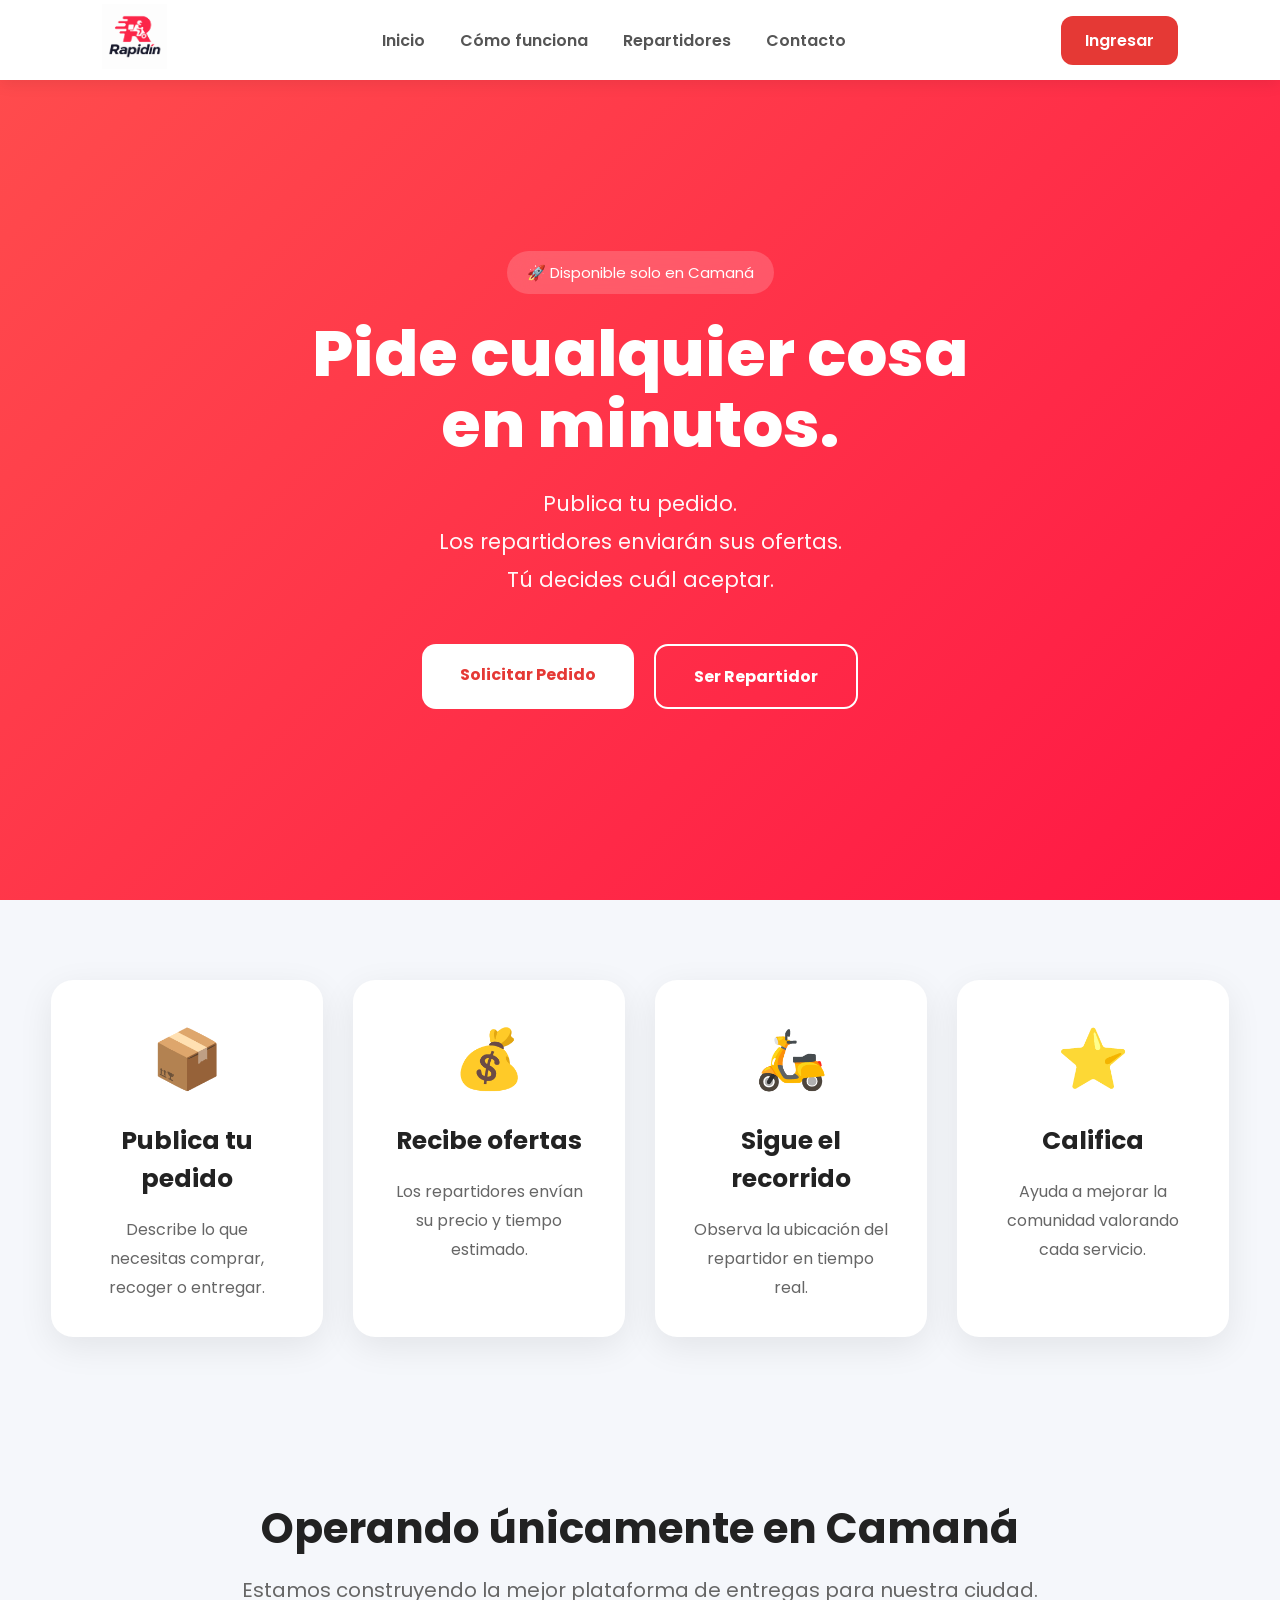
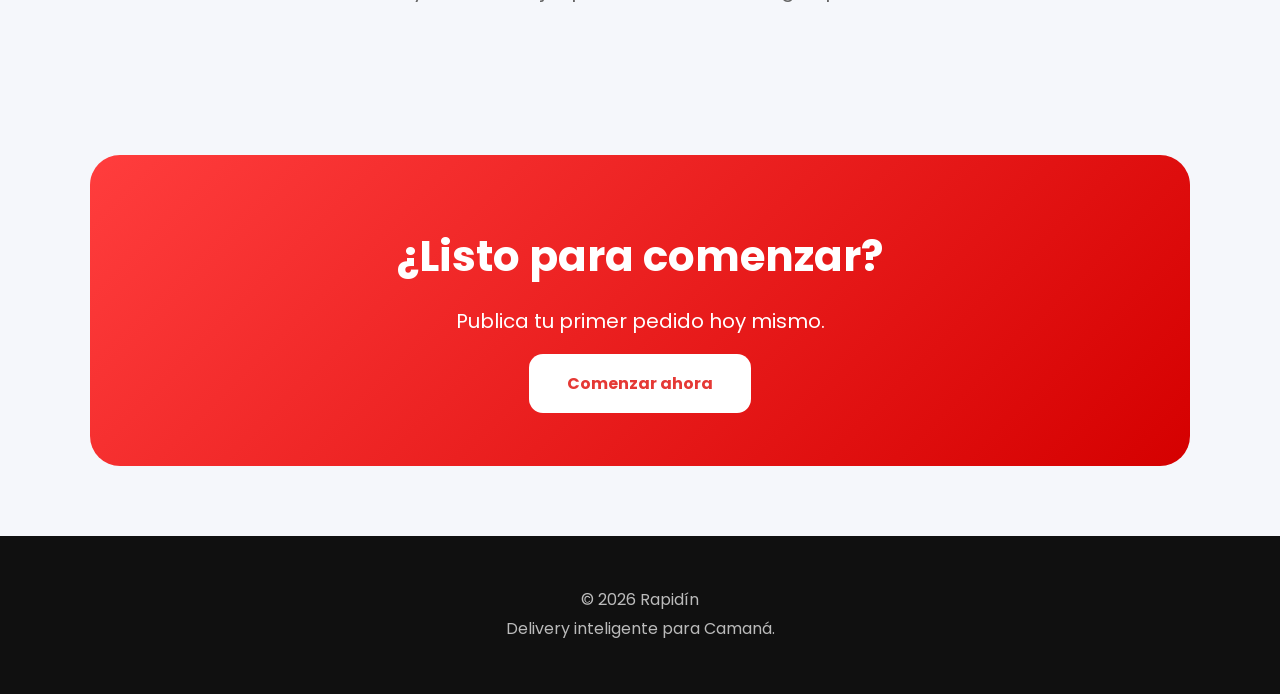
<file: index.html>
<!DOCTYPE html>
<html lang="es">

<head>
    <meta charset="UTF-8">
    <meta name="viewport" content="width=device-width, initial-scale=1.0">
    <title>Rapidín | Delivery en Camaná</title>

    <meta name="description" content="Rapidín - Pide cualquier cosa en Camaná. Tú eliges el repartidor y el precio.">
    <meta name="theme-color" content="#E53935">
    <link rel="icon" href="FBA98F21-22FD-4638-944C-C2F201AE22D4.png">

    <link rel="preconnect" href="https://fonts.googleapis.com">
    <link rel="preconnect" href="https://fonts.gstatic.com" crossorigin>
    <link href="https://fonts.googleapis.com/css2?family=Poppins:wght@300;400;500;600;700;800&display=swap" rel="stylesheet">

    <link rel="stylesheet" href="style.css">
</head>

<body>

    <header>
        <div class="logo">
            <img src="FBA98F21-22FD-4638-944C-C2F201AE22D4.png" alt="Rapidín">
        </div>

        <nav>
            <a href="#">Inicio</a>
            <a href="como-funciona.html">Cómo funciona</a>
            <a href="repartidor.html">Repartidores</a>
            <a href="https://wa.me/51916252754?text=Hola%20Rapid%C3%ADn.%20Deseo%20obtener%20informaci%C3%B3n%20sobre%20la%20plataforma.">Contacto</a>
        </nav>

        <a href="login.html" class="login-btn">Ingresar</a>
    </header>

    <section class="hero">
        <div class="hero-content">
            <span class="badge">🚀 Disponible solo en Camaná</span>

            <h1>Pide cualquier cosa<br>en minutos.</h1>

            <p>Publica tu pedido.<br>Los repartidores enviarán sus ofertas.<br>Tú decides cuál aceptar.</p>

            <div class="hero-buttons">
                <a href="registro.html" class="btn-primary">Solicitar Pedido</a>
                <a href="repartidor.html" class="btn-secondary">Ser Repartidor</a>
            </div>
        </div>
    </section>

    <section class="services">
        <div class="card">
            <div class="icon">📦</div>
            <h2>Publica tu pedido</h2>
            <p>Describe lo que necesitas comprar, recoger o entregar.</p>
        </div>
        <div class="card">
            <div class="icon">💰</div>
            <h2>Recibe ofertas</h2>
            <p>Los repartidores envían su precio y tiempo estimado.</p>
        </div>
        <div class="card">
            <div class="icon">🛵</div>
            <h2>Sigue el recorrido</h2>
            <p>Observa la ubicación del repartidor en tiempo real.</p>
        </div>
        <div class="card">
            <div class="icon">⭐</div>
            <h2>Califica</h2>
            <p>Ayuda a mejorar la comunidad valorando cada servicio.</p>
        </div>
    </section>

    <section class="coverage">
        <h2>Operando únicamente en Camaná</h2>
        <p>Estamos construyendo la mejor plataforma de entregas para nuestra ciudad.</p>
    </section>

    <section class="cta">
        <h2>¿Listo para comenzar?</h2>
        <p>Publica tu primer pedido hoy mismo.</p>
        <a href="registro.html" class="btn-primary">Comenzar ahora</a>
    </section>

    <footer>
        <p>© 2026 Rapidín<br>Delivery inteligente para Camaná.</p>
    </footer>

    <script src="script.js"></script>
</body>
</html>
</file>
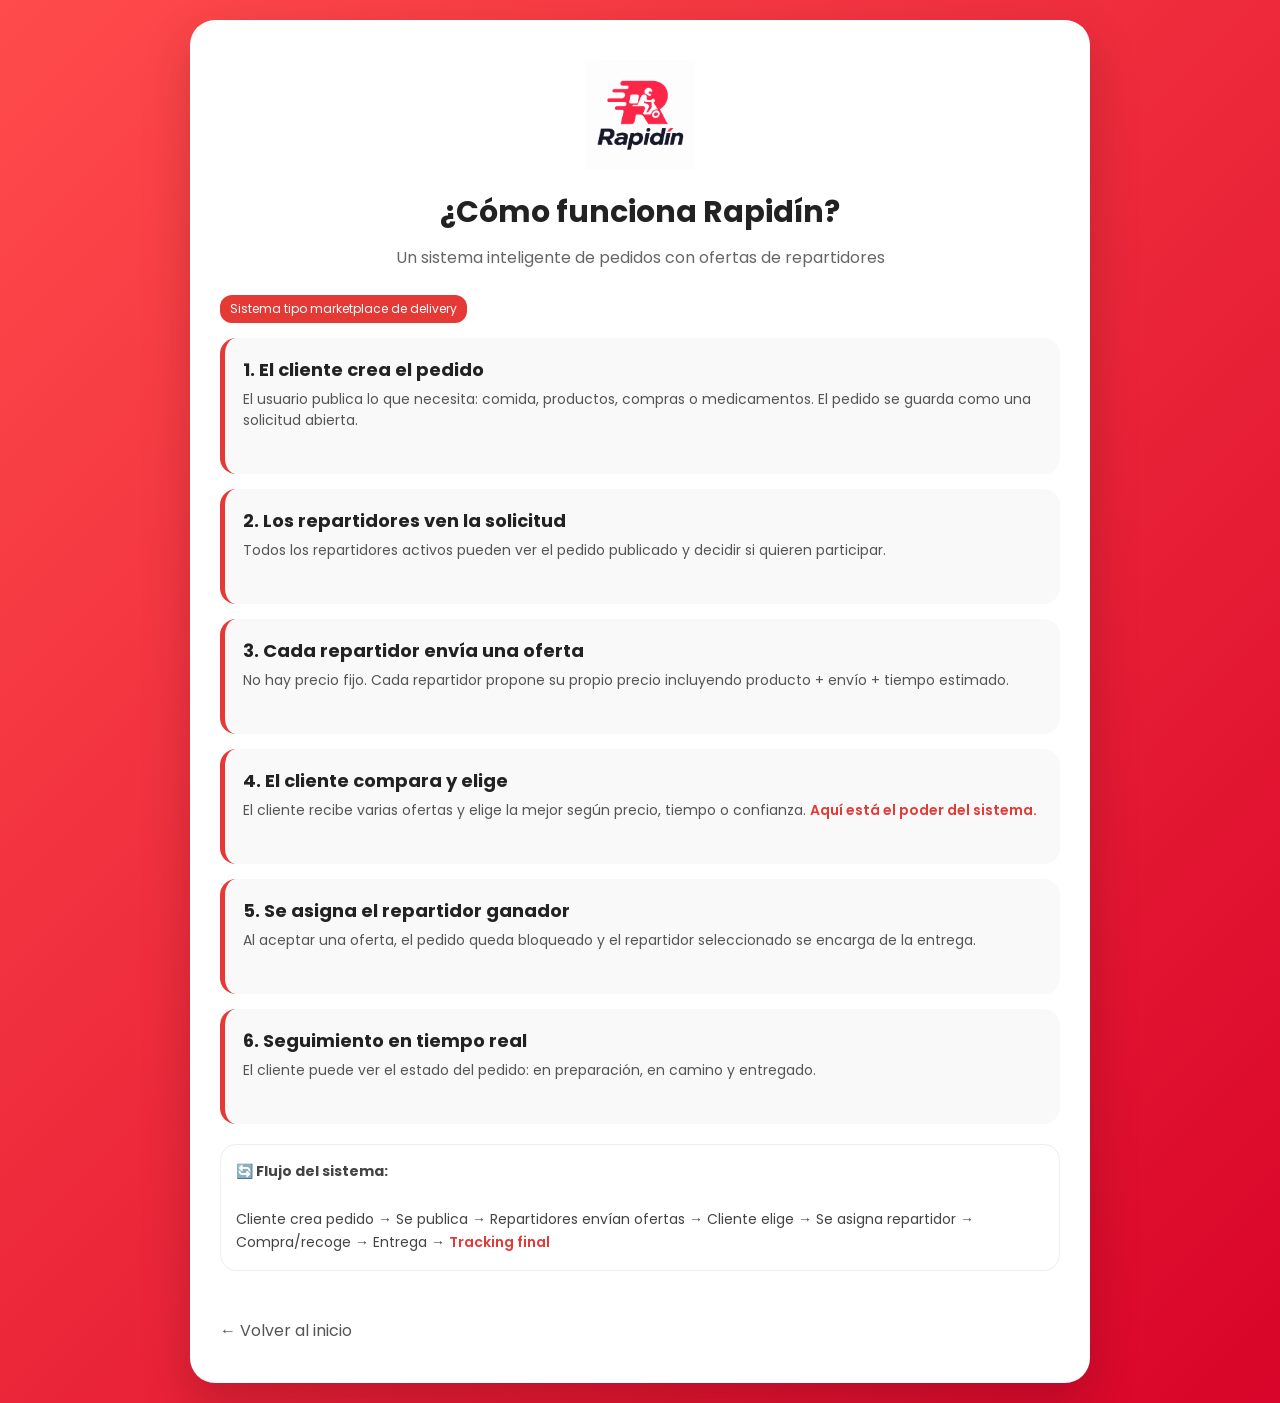
<file: como-funciona.html>
<!DOCTYPE html>
<html lang="es">

<head>
<meta charset="UTF-8">
<meta name="viewport" content="width=device-width, initial-scale=1.0">

<title>Cómo funciona | Rapidín</title>

<link rel="preconnect" href="https://fonts.googleapis.com">
<link rel="preconnect" href="https://fonts.gstatic.com" crossorigin>
<link href="https://fonts.googleapis.com/css2?family=Poppins:wght@300;400;500;600;700&display=swap" rel="stylesheet">

<link rel="stylesheet" href="style-login.css">

<style>
.login-box{
    max-width:900px;
    text-align:left;
}

h1{
    text-align:center;
}

.subtitle{
    text-align:center;
    color:#666;
    margin-bottom:25px;
}

.grid{
    display:grid;
    grid-template-columns:1fr;
    gap:15px;
}

.card{
    background:#f9f9f9;
    border-radius:16px;
    padding:18px;
    border-left:5px solid #e53935;
}

.card h2{
    font-size:18px;
    margin-bottom:6px;
    color:#222;
}

.card p{
    font-size:14px;
    color:#555;
    line-height:1.5;
}

.badge{
    display:inline-block;
    background:#e53935;
    color:white;
    padding:5px 10px;
    border-radius:12px;
    font-size:12px;
    margin-bottom:15px;
}

.flow{
    margin-top:20px;
    background:#fff;
    padding:15px;
    border-radius:16px;
    border:1px solid #eee;
    font-size:14px;
    color:#444;
    line-height:1.7;
}

.highlight{
    color:#e53935;
    font-weight:600;
}
</style>

</head>

<body>

<div class="container">

  <div class="login-box">

    <img src="FBA98F21-22FD-4638-944C-C2F201AE22D4.png" class="logo">

    <h1>¿Cómo funciona Rapidín?</h1>
    <p class="subtitle">Un sistema inteligente de pedidos con ofertas de repartidores</p>

    <div class="badge">Sistema tipo marketplace de delivery</div>

    <div class="grid">

      <div class="card">
        <h2>1. El cliente crea el pedido</h2>
        <p>
          El usuario publica lo que necesita: comida, productos, compras o medicamentos.
          El pedido se guarda como una solicitud abierta.
        </p>
      </div>

      <div class="card">
        <h2>2. Los repartidores ven la solicitud</h2>
        <p>
          Todos los repartidores activos pueden ver el pedido publicado y decidir si quieren participar.
        </p>
      </div>

      <div class="card">
        <h2>3. Cada repartidor envía una oferta</h2>
        <p>
          No hay precio fijo. Cada repartidor propone su propio precio incluyendo producto + envío + tiempo estimado.
        </p>
      </div>

      <div class="card">
        <h2>4. El cliente compara y elige</h2>
        <p>
          El cliente recibe varias ofertas y elige la mejor según precio, tiempo o confianza.
          <span class="highlight">Aquí está el poder del sistema.</span>
        </p>
      </div>

      <div class="card">
        <h2>5. Se asigna el repartidor ganador</h2>
        <p>
          Al aceptar una oferta, el pedido queda bloqueado y el repartidor seleccionado se encarga de la entrega.
        </p>
      </div>

      <div class="card">
        <h2>6. Seguimiento en tiempo real</h2>
        <p>
          El cliente puede ver el estado del pedido: en preparación, en camino y entregado.
        </p>
      </div>

    </div>

    <div class="flow">

      <b>🔄 Flujo del sistema:</b><br><br>

      Cliente crea pedido → Se publica → Repartidores envían ofertas → Cliente elige →
      Se asigna repartidor → Compra/recoge → Entrega → <span class="highlight">Tracking final</span>

    </div>

    <br>

    <a href="index.html" class="volver">← Volver al inicio</a>

  </div>

</div>

</body>
</html>
</file>
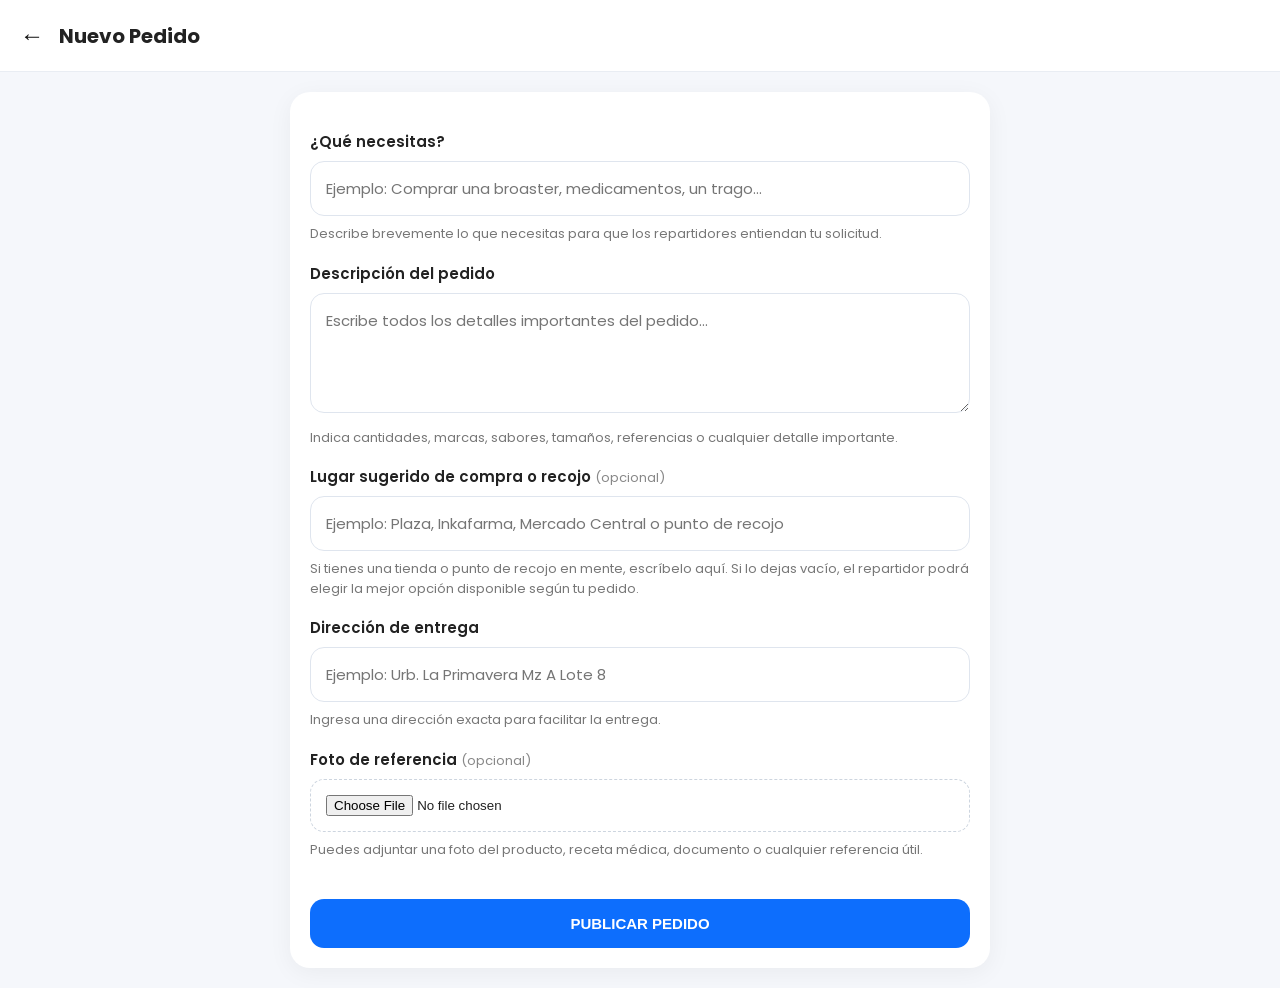
<file: nuevo-pedido.html>
<!DOCTYPE html>
<html lang="es">

<head>

<meta charset="UTF-8">
<meta name="viewport" content="width=device-width, initial-scale=1.0">

<title>Nuevo Pedido | Rapidín</title>

<link rel="preconnect" href="https://fonts.googleapis.com">
<link rel="preconnect" href="https://fonts.gstatic.com" crossorigin>

<link href="https://fonts.googleapis.com/css2?family=Poppins:wght@300;400;600;700&display=swap" rel="stylesheet">

<link rel="stylesheet" href="pedido.css">

</head>

<body>

<header>

<a href="panel-cliente.html" class="volver">←</a>

<h2>Nuevo Pedido</h2>

</header>

<div class="contenedor">

<label for="pedido">¿Qué necesitas?</label>

<input
id="pedido"
type="text"
placeholder="Ejemplo: Comprar una broaster, medicamentos, un trago...">

<small class="ayuda">
Describe brevemente lo que necesitas para que los repartidores entiendan tu solicitud.
</small>

<label for="descripcion">Descripción del pedido</label>

<textarea
id="descripcion"
placeholder="Escribe todos los detalles importantes del pedido..."></textarea>

<small class="ayuda">
Indica cantidades, marcas, sabores, tamaños, referencias o cualquier detalle importante.
</small>

<label for="origen">
Lugar sugerido de compra o recojo
<span class="opcional">(opcional)</span>
</label>

<input
id="origen"
type="text"
placeholder="Ejemplo: Plaza, Inkafarma, Mercado Central o punto de recojo">

<small class="ayuda">
Si tienes una tienda o punto de recojo en mente, escríbelo aquí. Si lo dejas vacío, el repartidor podrá elegir la mejor opción disponible según tu pedido.
</small>

<label for="destino">Dirección de entrega</label>

<input
id="destino"
type="text"
placeholder="Ejemplo: Urb. La Primavera Mz A Lote 8">

<small class="ayuda">
Ingresa una dirección exacta para facilitar la entrega.
</small>

<label>
Foto de referencia
<span class="opcional">(opcional)</span>
</label>

<input
type="file"
accept="image/*">

<small class="ayuda">
Puedes adjuntar una foto del producto, receta médica, documento o cualquier referencia útil.
</small>

<button id="publicar">

PUBLICAR PEDIDO

</button>

</div>

<script src="pedido.js"></script>

</body>

</html>
</file>
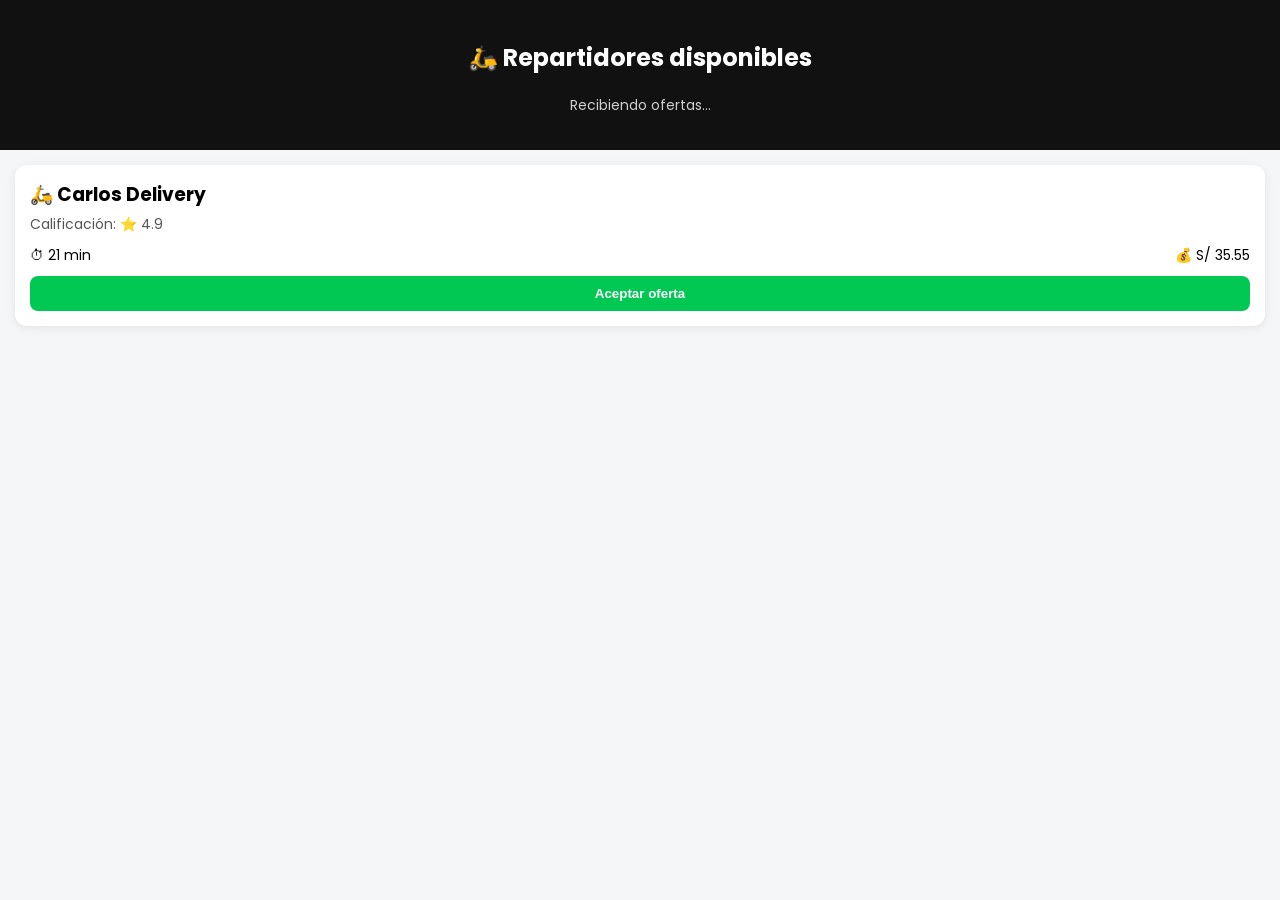
<file: ofertas.html>
<!DOCTYPE html>
<html lang="es">

<head>
<meta charset="UTF-8">
<meta name="viewport" content="width=device-width, initial-scale=1.0">

<title>Ofertas | Rapidín</title>

<link rel="preconnect" href="https://fonts.googleapis.com">
<link rel="preconnect" href="https://fonts.gstatic.com" crossorigin>

<link href="https://fonts.googleapis.com/css2?family=Poppins:wght@300;400;600;700&display=swap" rel="stylesheet">

<link rel="stylesheet" href="ofertas.css">
</head>

<body>

<header>
<h2>🛵 Repartidores disponibles</h2>
<p id="estado">Esperando ofertas...</p>
</header>

<div class="contenedor" id="listaOfertas">

<!-- Las ofertas aparecen aquí dinámicamente -->

</div>

<script src="ofertas.js"></script>

</body>

</html>
</file>
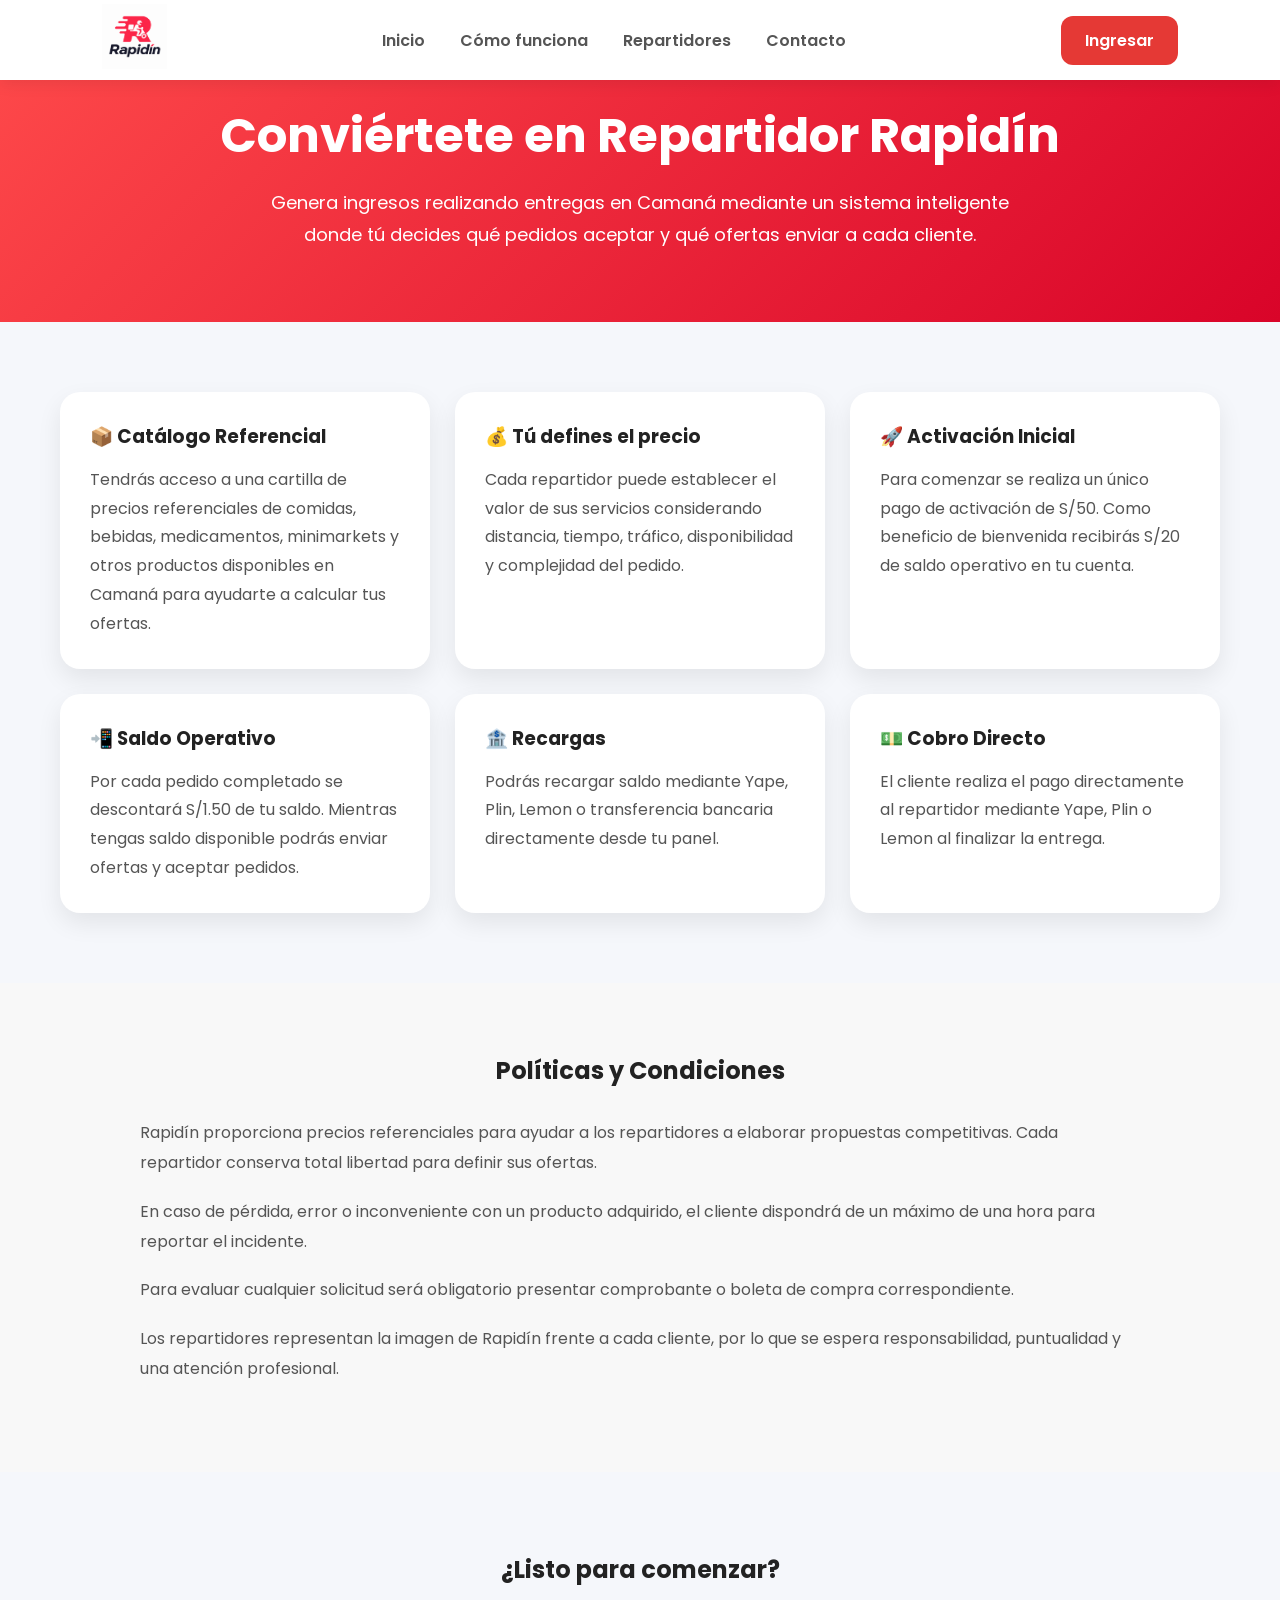
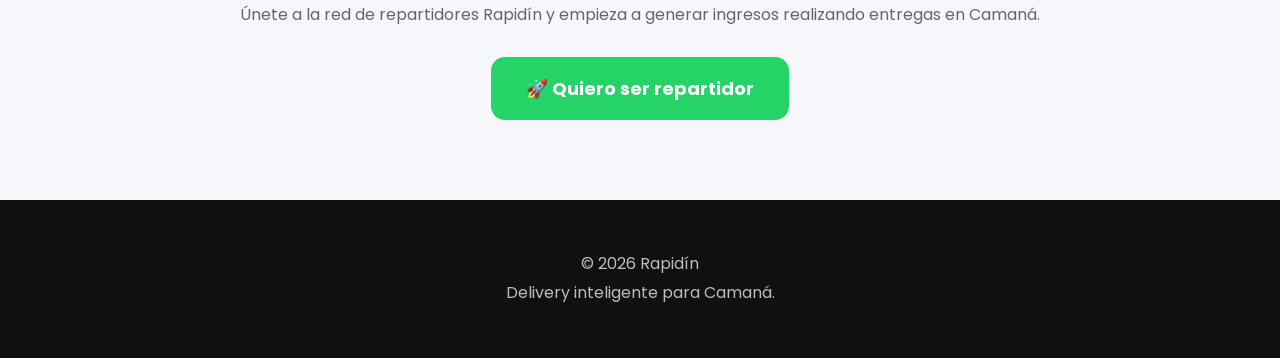
<file: repartidor.html>
<!DOCTYPE html>
<html lang="es">

<head>

<meta charset="UTF-8">
<meta name="viewport" content="width=device-width, initial-scale=1.0">

<title>Rapidín | Ser Repartidor</title>

<link rel="preconnect" href="https://fonts.googleapis.com">
<link rel="preconnect" href="https://fonts.gstatic.com" crossorigin>

<link href="https://fonts.googleapis.com/css2?family=Poppins:wght@300;400;500;600;700;800&display=swap" rel="stylesheet">

<link rel="stylesheet" href="style.css">

<style>

.hero-repartidor{
    padding:100px 20px 70px;
    text-align:center;
    background:linear-gradient(135deg,#ff4b4b,#d90429);
    color:#fff;
}

.hero-repartidor h1{
    font-size:48px;
    margin-bottom:15px;
}

.hero-repartidor p{
    max-width:800px;
    margin:auto;
    font-size:18px;
    line-height:1.8;
}

.info-section{
    max-width:1200px;
    margin:auto;
    padding:70px 20px;
}

.info-grid{
    display:grid;
    grid-template-columns:repeat(auto-fit,minmax(280px,1fr));
    gap:25px;
}

.info-card{
    background:#fff;
    border-radius:20px;
    padding:30px;
    box-shadow:0 10px 25px rgba(0,0,0,.08);
}

.info-card h3{
    margin-bottom:15px;
    color:#222;
}

.info-card p{
    color:#555;
    line-height:1.8;
}

.resumen{
    background:#f8f8f8;
    padding:70px 20px;
}

.resumen-box{
    max-width:1000px;
    margin:auto;
}

.resumen-box h2{
    text-align:center;
    margin-bottom:30px;
}

.resumen-box p{
    color:#555;
    line-height:1.9;
    margin-bottom:18px;
}

.cta-whatsapp{
    text-align:center;
    padding:80px 20px;
}

.cta-whatsapp h2{
    margin-bottom:15px;
}

.cta-whatsapp p{
    color:#666;
    margin-bottom:30px;
}

.btn-whatsapp{
    display:inline-block;
    background:#25D366;
    color:white;
    text-decoration:none;
    padding:18px 35px;
    border-radius:14px;
    font-size:18px;
    font-weight:700;
    transition:.3s;
}

.btn-whatsapp:hover{
    transform:translateY(-3px);
}

@media(max-width:768px){

.hero-repartidor h1{
    font-size:34px;
}

}

</style>

</head>

<body>

<header>

<div class="logo">
<img src="FBA98F21-22FD-4638-944C-C2F201AE22D4.png" alt="Rapidín">
</div>

<nav>

<a href="index.html">Inicio</a>

<a href="como-funciona.html">Cómo funciona</a>

<a href="repartidor.html">Repartidores</a>

<a href="https://wa.me/51916252754?text=Hola%20Rapid%C3%ADn.%20Deseo%20obtener%20informaci%C3%B3n%20sobre%20la%20plataforma.">
Contacto
</a>

</nav>

<a href="login.html" class="login-btn">
Ingresar
</a>

</header>

<section class="hero-repartidor">

<h1>Conviértete en Repartidor Rapidín</h1>

<p>
Genera ingresos realizando entregas en Camaná mediante un sistema inteligente donde tú decides qué pedidos aceptar y qué ofertas enviar a cada cliente.
</p>

</section>

<section class="info-section">

<div class="info-grid">

<div class="info-card">
<h3>📦 Catálogo Referencial</h3>
<p>
Tendrás acceso a una cartilla de precios referenciales de comidas, bebidas, medicamentos, minimarkets y otros productos disponibles en Camaná para ayudarte a calcular tus ofertas.
</p>
</div>

<div class="info-card">
<h3>💰 Tú defines el precio</h3>
<p>
Cada repartidor puede establecer el valor de sus servicios considerando distancia, tiempo, tráfico, disponibilidad y complejidad del pedido.
</p>
</div>

<div class="info-card">
<h3>🚀 Activación Inicial</h3>
<p>
Para comenzar se realiza un único pago de activación de S/50. Como beneficio de bienvenida recibirás S/20 de saldo operativo en tu cuenta.
</p>
</div>

<div class="info-card">
<h3>📲 Saldo Operativo</h3>
<p>
Por cada pedido completado se descontará S/1.50 de tu saldo. Mientras tengas saldo disponible podrás enviar ofertas y aceptar pedidos.
</p>
</div>

<div class="info-card">
<h3>🏦 Recargas</h3>
<p>
Podrás recargar saldo mediante Yape, Plin, Lemon o transferencia bancaria directamente desde tu panel.
</p>
</div>

<div class="info-card">
<h3>💵 Cobro Directo</h3>
<p>
El cliente realiza el pago directamente al repartidor mediante Yape, Plin o Lemon al finalizar la entrega.
</p>
</div>

</div>

</section>

<section class="resumen">

<div class="resumen-box">

<h2>Políticas y Condiciones</h2>

<p>
Rapidín proporciona precios referenciales para ayudar a los repartidores a elaborar propuestas competitivas. Cada repartidor conserva total libertad para definir sus ofertas.
</p>

<p>
En caso de pérdida, error o inconveniente con un producto adquirido, el cliente dispondrá de un máximo de una hora para reportar el incidente.
</p>

<p>
Para evaluar cualquier solicitud será obligatorio presentar comprobante o boleta de compra correspondiente.
</p>

<p>
Los repartidores representan la imagen de Rapidín frente a cada cliente, por lo que se espera responsabilidad, puntualidad y una atención profesional.
</p>

</div>

</section>

<section class="cta-whatsapp">

<h2>¿Listo para comenzar?</h2>

<p>
Únete a la red de repartidores Rapidín y empieza a generar ingresos realizando entregas en Camaná.
</p>

<a href="https://wa.me/51916252754?text=Hola%20Rapid%C3%ADn.%20Estoy%20interesado%20en%20formar%20parte%20de%20la%20red%20de%20repartidores.%20Me%20gustar%C3%ADa%20recibir%20informaci%C3%B3n%20sobre%20el%20proceso%20de%20activaci%C3%B3n%20y%20los%20requisitos%20para%20comenzar." class="btn-whatsapp">

🚀 Quiero ser repartidor

</a>

</section>

<footer>

<p>
© 2026 Rapidín
<br>
Delivery inteligente para Camaná.
</p>

</footer>

</body>
</html>
</file>
<file: style.css>
/* =========================
   RAPIDÍN - STYLE.CSS
========================= */

*{
    margin:0;
    padding:0;
    box-sizing:border-box;
}

html{
    scroll-behavior:smooth;
}

body{

    font-family:'Poppins',sans-serif;

    background:#f5f7fb;

    color:#222;

    overflow-x:hidden;

}

/*================ HEADER ================*/

header{

    position:fixed;

    top:0;

    left:0;

    width:100%;

    height:80px;

    padding:0 8%;

    display:flex;

    align-items:center;

    justify-content:space-between;

    background:#ffffff;

    box-shadow:0 4px 15px rgba(0,0,0,.08);

    z-index:999;

}

.logo img{

    width:65px;

    transition:.35s;

}

.logo img:hover{

    transform:rotate(-5deg) scale(1.05);

}

nav{

    display:flex;

    gap:35px;

}

nav a{

    text-decoration:none;

    color:#555;

    font-weight:600;

    transition:.3s;

}

nav a:hover{

    color:#e53935;

}

.login-btn{

    background:#e53935;

    color:#fff;

    text-decoration:none;

    padding:12px 24px;

    border-radius:12px;

    font-weight:600;

    transition:.3s;

}

.login-btn:hover{

    background:#c62828;

    transform:translateY(-3px);

}

/*================ HERO ================*/

.hero{

    min-height:100vh;

    display:flex;

    align-items:center;

    justify-content:center;

    text-align:center;

    padding:130px 25px 70px;

    background:linear-gradient(135deg,#ff4d4d,#ff1744);

    color:white;

}

.hero-content{

    max-width:850px;

}

.badge{

    display:inline-block;

    background:rgba(255,255,255,.18);

    padding:10px 20px;

    border-radius:100px;

    font-size:15px;

    margin-bottom:25px;

    backdrop-filter:blur(15px);

}

.hero h1{

    font-size:64px;

    line-height:1.1;

    font-weight:800;

    margin-bottom:25px;

}

.hero p{

    font-size:21px;

    line-height:1.8;

    opacity:.96;

}

/*================ BOTONES ================*/

.hero-buttons{

    margin-top:45px;

    display:flex;

    justify-content:center;

    gap:20px;

    flex-wrap:wrap;

}

.btn-primary,
.btn-secondary{

    padding:18px 38px;

    border-radius:14px;

    text-decoration:none;

    font-weight:700;

    transition:.35s;

}

.btn-primary{

    background:white;

    color:#e53935;

}

.btn-primary:hover{

    transform:translateY(-5px);

    box-shadow:0 20px 35px rgba(0,0,0,.2);

}

.btn-secondary{

    border:2px solid white;

    color:white;

}

.btn-secondary:hover{

    background:white;

    color:#e53935;

}

/*================ CARDS ================*/

.services{

    width:min(1200px,92%);

    margin:80px auto;

    display:grid;

    grid-template-columns:repeat(auto-fit,minmax(260px,1fr));

    gap:30px;

}

.card{

    background:white;

    padding:35px;

    border-radius:22px;

    box-shadow:0 10px 35px rgba(0,0,0,.08);

    transition:.35s;

    text-align:center;

}

.card:hover{

    transform:translateY(-12px);

}

.icon{

    font-size:58px;

    margin-bottom:20px;

}

.card h2{

    margin-bottom:18px;

    font-size:25px;

}

.card p{

    color:#666;

    line-height:1.8;

}

/*================ COVERAGE ================*/

.coverage{

    text-align:center;

    padding:80px 20px;

}

.coverage h2{

    font-size:42px;

    margin-bottom:15px;

}

.coverage p{

    color:#666;

    font-size:20px;

}

/*================ CTA ================*/

.cta{

    width:min(1100px,92%);

    margin:70px auto;

    border-radius:30px;

    background:linear-gradient(135deg,#ff3d3d,#d50000);

    color:white;

    text-align:center;

    padding:70px 30px;

}

.cta h2{

    font-size:42px;

}

.cta p{

    margin:18px 0 35px;

    font-size:20px;

}

/*================ FOOTER ================*/

footer{

    background:#101010;

    color:#bbb;

    text-align:center;

    padding:50px 20px;

}

footer p{

    line-height:1.8;

}

/*================ RESPONSIVE ================*/

@media(max-width:900px){

nav{

display:none;

}

.hero h1{

font-size:46px;

}

.hero p{

font-size:18px;

}

.coverage h2{

font-size:32px;

}

.cta h2{

font-size:34px;

}

}

@media(max-width:600px){

header{

padding:0 20px;

}

.logo img{

width:55px;

}

.login-btn{

padding:10px 18px;

font-size:14px;

}

.hero{

padding-top:120px;

}

.hero h1{

font-size:38px;

}

.hero-buttons{

flex-direction:column;

}

.btn-primary,

.btn-secondary{

width:100%;

}

}
</file>
<file: style-login.css>
/* ==========================================
   RAPIDÍN - LOGIN / REGISTRO (PRO UI)
========================================== */

*{
    margin:0;
    padding:0;
    box-sizing:border-box;
}

body{
    font-family:'Poppins',sans-serif;
    background:linear-gradient(135deg,#ff4b4b,#d90429);
    min-height:100vh;
    display:flex;
    justify-content:center;
    align-items:center;
    padding:20px;
}

/* CONTENEDOR */
.container{
    width:100%;
    display:flex;
    justify-content:center;
    align-items:center;
}

/* TARJETA */
.login-box{
    width:100%;
    max-width:420px;
    background:#fff;
    border-radius:25px;
    padding:40px 30px;
    box-shadow:0 20px 50px rgba(0,0,0,.18);
    text-align:center;
    animation:subir .6s ease;
}

/* LOGO */
.logo{
    width:110px;
    margin:0 auto 20px;
    display:block;
}

/* TITULO */
.login-box h1{
    font-size:30px;
    color:#222;
    margin-bottom:10px;
}

.login-box p{
    color:#666;
    margin-bottom:25px;
}

/* FORM */
form{
    display:flex;
    flex-direction:column;
}

/* INPUT BASE */
input{
    width:100%;
    padding:16px;
    border:2px solid #ececec;
    border-radius:14px;
    font-size:16px;
    outline:none;
    transition:.3s;
    margin-bottom:16px;
}

input:focus{
    border-color:#e53935;
}

/* BOTÓN */
button{
    width:100%;
    padding:16px;
    border:none;
    border-radius:14px;
    background:#e53935;
    color:#fff;
    font-size:17px;
    font-weight:600;
    cursor:pointer;
    transition:.3s;
}

button:hover{
    background:#c62828;
    transform:translateY(-2px);
}

/* LINKS */
.links{
    margin-top:18px;
}

.links a{
    color:#e53935;
    font-weight:600;
    text-decoration:none;
}

.links a:hover{
    text-decoration:underline;
}

.volver{
    display:inline-block;
    margin-top:22px;
    color:#555;
    text-decoration:none;
}

.volver:hover{
    color:#e53935;
}

/* ==========================================
   PASSWORD (OJITO FUNCIONAL PRO)
========================================== */

.pass-wrap{
    position:relative;
    width:100%;
    margin-bottom:16px;
}

.pass-wrap input{
    width:100%;
    padding:16px 45px 16px 16px;
    margin-bottom:0;
}

.eye{
    position:absolute;
    right:14px;
    top:50%;
    transform:translateY(-50%);
    cursor:pointer;
    font-size:18px;
    color:#777;
    user-select:none;
    z-index:20;
    pointer-events: all;     /* ← CLAVE para que funcione el clic */
}

.eye:hover{
    color:#e53935;
}

/* ==========================================
   TELEFONO +51 
========================================== */

.phone-box{
    display:flex;
    align-items:center;
    border:2px solid #ececec;
    border-radius:14px;
    overflow:hidden;
    margin-bottom:16px;
    background:#fff;
    transition:.3s;
}

.phone-box:focus-within{
    border-color:#e53935;
}

.phone-box span{
    background:#f2f2f2;
    padding:16px 12px;
    font-weight:600;
    color:#333;
    border-right:1px solid #ddd;
}

.phone-box input{
    border:none;
    outline:none;
    padding:16px;
    width:100%;
    margin-bottom:0;
    font-size:16px;
}

/* ==========================================
   ANIMACIÓN
========================================== */

@keyframes subir{
    from{
        opacity:0;
        transform:translateY(30px);
    }
    to{
        opacity:1;
        transform:translateY(0);
    }
}

/* ==========================================
   RESPONSIVE
========================================== */

@media(max-width:480px){

    .login-box{
        padding:30px 20px;
    }

    .logo{
        width:95px;
    }

    .login-box h1{
        font-size:26px;
    }

    .eye{
        font-size:18px;
        right:14px;
    }
    .error-msg {
    color: #e53935;
    font-size: 14px;
    margin-top: 6px;
    margin-bottom: 12px;
    text-align: left;
    min-height: 20px;
}
.error-msg {
    color: #e53935;
    font-size: 14px;
    margin-top: 6px;
    margin-bottom: 12px;
    text-align: left;
    min-height: 20px;
}

.forgot-link {
    text-align: right;
    margin-bottom: 15px;
}

.forgot-link a {
    color: #e53935;
    font-size: 14px;
    text-decoration: none;
}

.forgot-link a:hover {
    text-decoration: underline;
}
}
</file>
<file: pedido.css>
/* =====================================
   RAPIDÍN - pedido.css
===================================== */

*{
    margin:0;
    padding:0;
    box-sizing:border-box;
}

body{
    min-height:100vh;
    font-family:'Poppins',sans-serif;
    background:#f5f7fb;
    color:#222;
}

/* HEADER */

header{
    position:sticky;
    top:0;
    z-index:100;
    background:#ffffff;
    padding:18px 20px;
    display:flex;
    align-items:center;
    gap:15px;
    border-bottom:1px solid #e9edf3;
}

.volver{
    text-decoration:none;
    color:#111;
    font-size:24px;
    font-weight:600;
}

header h2{
    font-size:20px;
    font-weight:700;
}

/* CONTENEDOR */

.contenedor{
    max-width:700px;
    margin:20px auto;
    padding:0 18px 40px;
}

/* LABELS */

label{
    display:block;
    margin-top:18px;
    margin-bottom:8px;
    font-size:15px;
    font-weight:600;
    color:#222;
}

/* INPUTS */

input[type="text"],
textarea{
    width:100%;
    border:none;
    outline:none;
    background:#fff;
    border:1px solid #dfe5ee;
    border-radius:14px;
    padding:15px;
    font-size:15px;
    font-family:'Poppins',sans-serif;
    transition:.2s;
}

input[type="text"]:focus,
textarea:focus{
    border-color:#0d6efd;
    box-shadow:0 0 0 4px rgba(13,110,253,.12);
}

textarea{
    min-height:120px;
    resize:vertical;
}

/* FILE */

input[type="file"]{
    width:100%;
    background:#fff;
    border:1px dashed #cdd5df;
    border-radius:14px;
    padding:15px;
    cursor:pointer;
}

/* TEXTO OPCIONAL */

.opcional{
    color:#888;
    font-size:13px;
    font-weight:400;
}

.ayuda{
    display:block;
    margin-top:8px;
    margin-bottom:12px;
    color:#777;
    font-size:13px;
    line-height:1.5;
}

/* BOTON */

#publicar{
    width:100%;
    margin-top:28px;
    border:none;
    border-radius:14px;
    padding:16px;
    background:#0d6efd;
    color:#fff;
    font-size:15px;
    font-weight:700;
    cursor:pointer;
    transition:.25s;
}

#publicar:hover{
    transform:translateY(-2px);
    box-shadow:0 10px 25px rgba(13,110,253,.25);
}

#publicar:disabled{
    opacity:.75;
    cursor:not-allowed;
    transform:none;
}

/* TARJETA VISUAL */

.contenedor{
    background:#fff;
    border-radius:20px;
    box-shadow:0 5px 25px rgba(0,0,0,.05);
    padding:20px;
}

/* MOBILE */

@media(max-width:768px){

    header{
        padding:16px;
    }

    header h2{
        font-size:18px;
    }

    .contenedor{
        margin:12px;
        padding:18px;
        border-radius:18px;
    }

    input[type="text"],
    textarea{
        font-size:16px;
    }

}
</file>
<file: ofertas.css>
body {
    font-family: 'Poppins', sans-serif;
    margin: 0;
    background: #f4f6f8;
}

header {
    background: #111;
    color: white;
    padding: 20px;
    text-align: center;
}

#estado {
    font-size: 14px;
    opacity: 0.8;
}

.contenedor {
    padding: 15px;
}

.oferta {
    background: white;
    border-radius: 12px;
    padding: 15px;
    margin-bottom: 12px;
    box-shadow: 0 2px 10px rgba(0,0,0,0.08);
    animation: fadeIn 0.3s ease-in-out;
}

.oferta h3 {
    margin: 0;
}

.detalles {
    font-size: 14px;
    color: #555;
    margin: 5px 0;
}

.info {
    display: flex;
    justify-content: space-between;
    margin-top: 10px;
    font-size: 14px;
}

.btn {
    width: 100%;
    padding: 10px;
    border: none;
    border-radius: 8px;
    background: #00c853;
    color: white;
    font-weight: bold;
    margin-top: 10px;
    cursor: pointer;
}

.btn:hover {
    background: #00b34a;
}

@keyframes fadeIn {
    from { opacity: 0; transform: translateY(10px); }
    to { opacity: 1; transform: translateY(0); }
}
</file>
